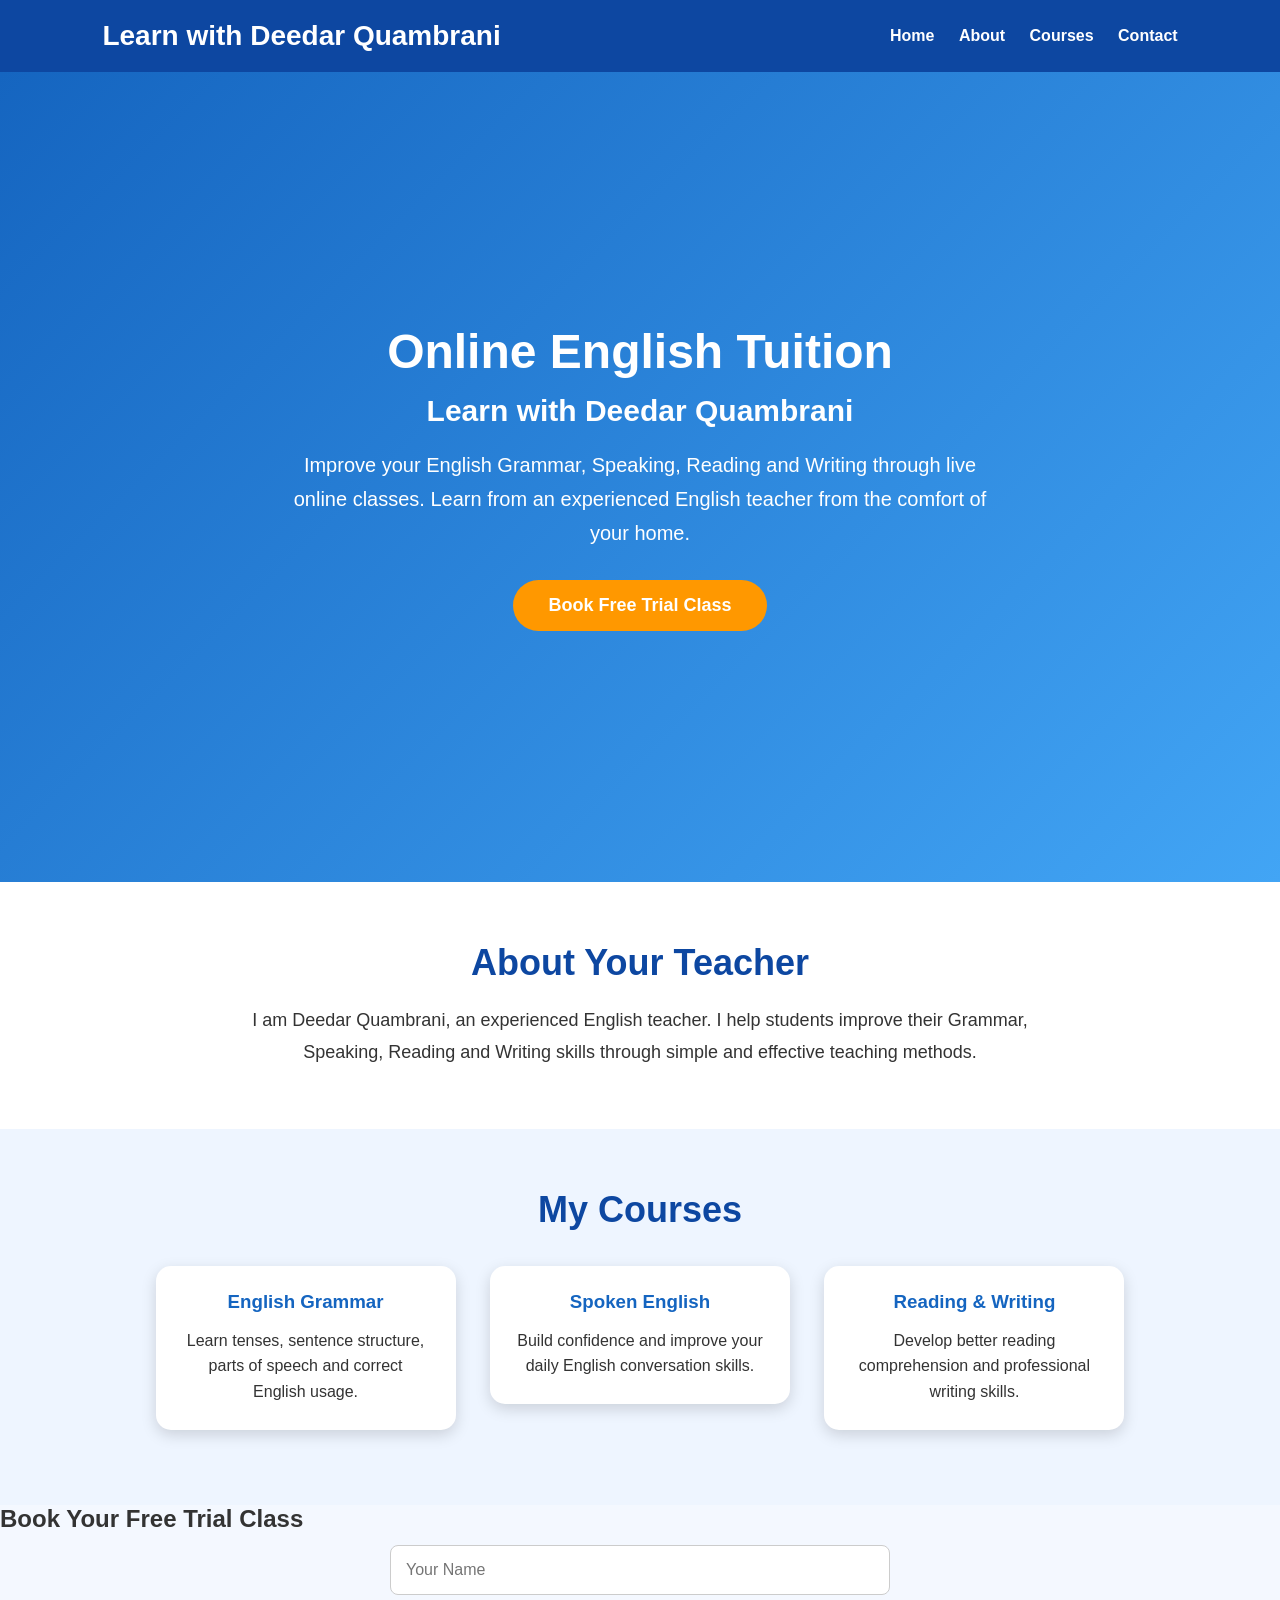
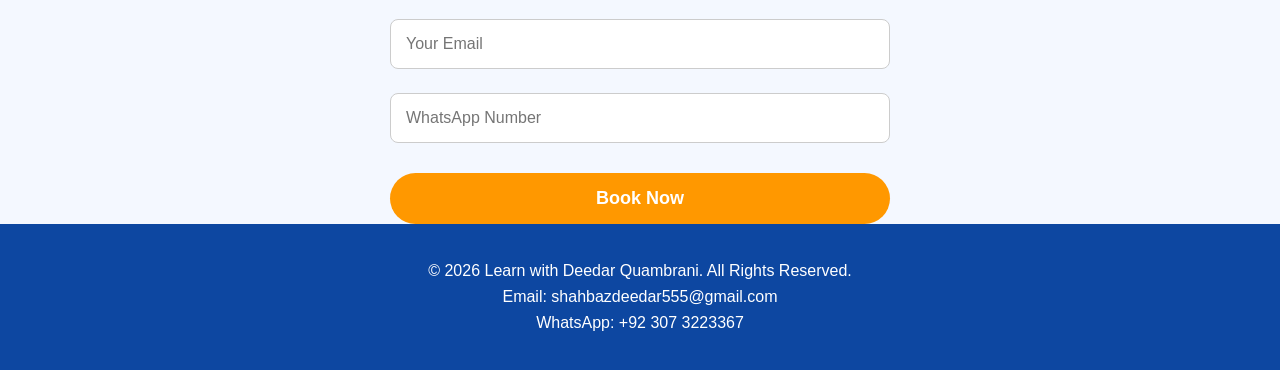
<file: Index.html>
<!DOCTYPE html>
<html lang="en">
<head>
    <meta charset="UTF-8">
    <meta name="viewport" content="width=device-width, initial-scale=1.0">
    <title>Learn with Deedar Quambrani | Online English Tuition</title>
    <link rel="stylesheet" href="style.css">
</head>
<body>

<header>
    <div class="logo">
        Learn with Deedar Quambrani
    </div>

    <nav>
    <a href="#home">Home</a>
    <a href="#about">About</a>
    <a href="#courses">Courses</a>
    <a href="#trial">Contact</a>
</nav>
</header>

<section id="home" class="hero">
    <div class="hero-content">

        <h1>Online English Tuition</h1>

        <h2>Learn with Deedar Quambrani</h2>

        <p>
            Improve your English Grammar, Speaking,
            Reading and Writing through live online classes.
            Learn from an experienced English teacher from the comfort of your home.
        </p>

        <a href="#trial" class="btn">Book Free Trial Class</a>

    </div>
</section>
<section id="about" class="about">
    <h2>About Your Teacher</h2>
    <p>
        I am Deedar Quambrani, an experienced English teacher.
        I help students improve their Grammar, Speaking, Reading and Writing skills
        through simple and effective teaching methods.
    </p>
</section>


<section id="courses" class="courses">
    <h2>My Courses</h2>

    <div class="course-card">
        <h3>English Grammar</h3>
        <p>Learn tenses, sentence structure, parts of speech and correct English usage.</p>
    </div>

    <div class="course-card">
        <h3>Spoken English</h3>
        <p>Build confidence and improve your daily English conversation skills.</p>
    </div>

    <div class="course-card">
        <h3>Reading & Writing</h3>
        <p>Develop better reading comprehension and professional writing skills.</p>
    </div>

</section>

<section id="trial" class="trial">
    <h2>Book Your Free Trial Class</h2>

    <form id="trialForm">
        
          
<input type="text" name="name" placeholder="Your Name" required>

<input type="email" name="email" placeholder="Your Email" required>

<input type="tel" name="phone" placeholder="WhatsApp Number" required>    <br><br>

        <button type="submit" class="btn">
            Book Now
        </button>
    </form>
</section>

<footer class="footer">
    <p>© 2026 Learn with Deedar Quambrani. All Rights Reserved.</p>
    <p>Email: shahbazdeedar555@gmail.com</p>
    <p>WhatsApp: +92 307 3223367</p>
</footer>
<script src="script.js"></script>
</body>
</html>
</file>
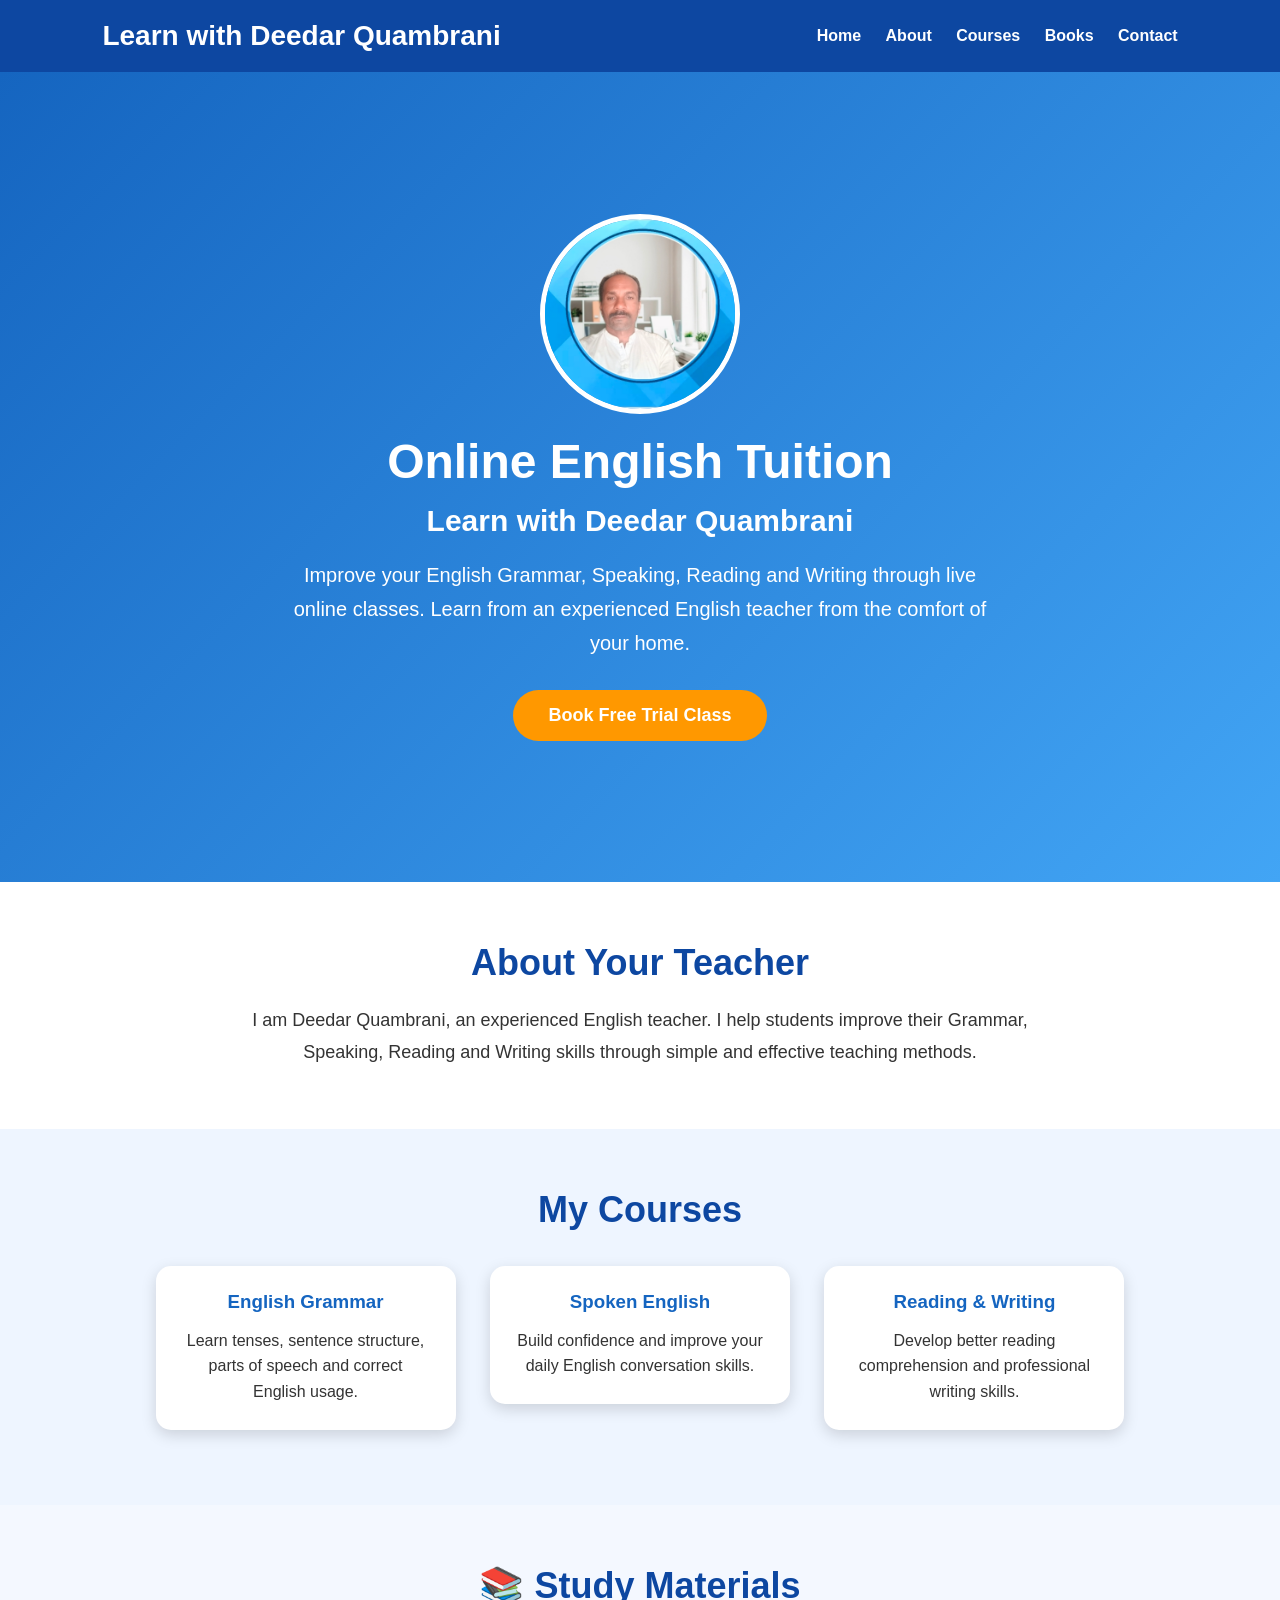
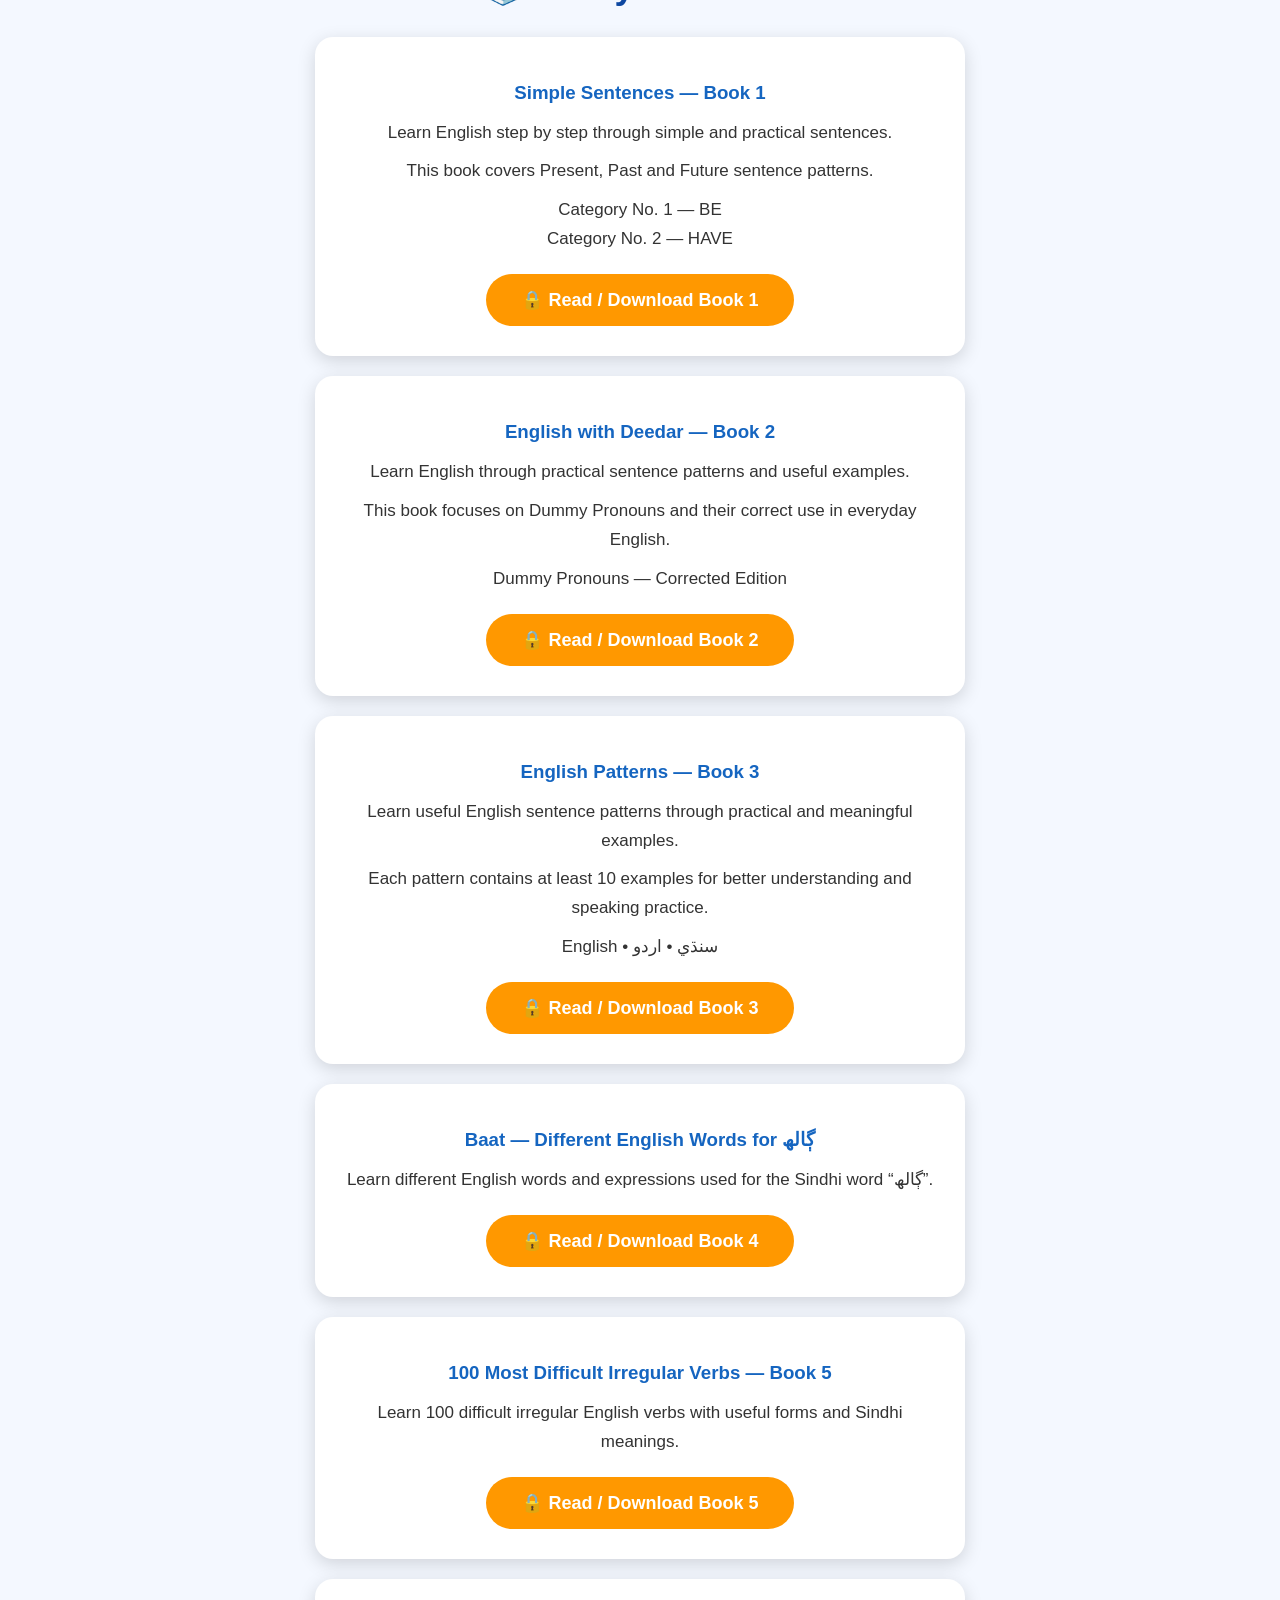
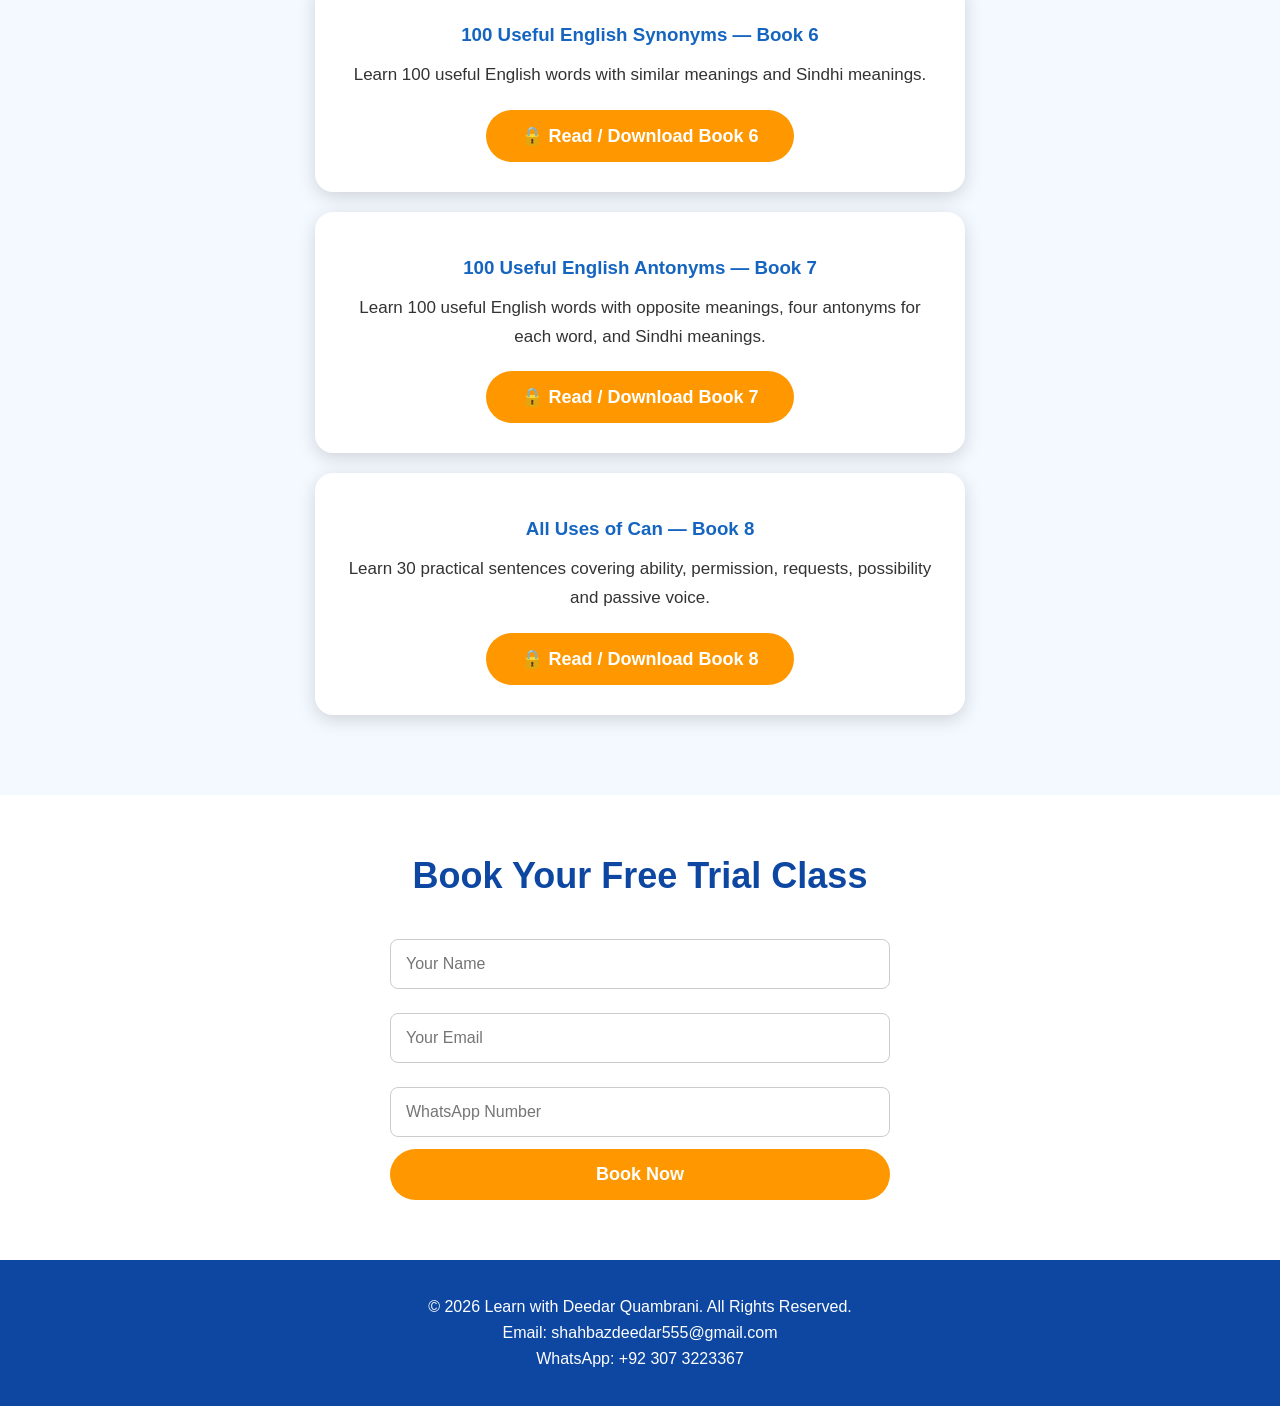
<file: index.html>
<!DOCTYPE html>
<html lang="en">

<head>
    <meta charset="UTF-8">
    <meta name="viewport" content="width=device-width, initial-scale=1.0">

    <title>Learn with Deedar Quambrani | Online English Tuition</title>

    <link rel="stylesheet" href="style.css">
</head>

<body>

<header>

    <div class="logo">
        Learn with Deedar Quambrani
    </div>

    <nav>
        <a href="#home">Home</a>
        <a href="#about">About</a>
        <a href="#courses">Courses</a>
        <a href="#books">Books</a>
        <a href="#trial">Contact</a>
    </nav>

</header>


<section id="home" class="hero">

    <div class="hero-content">

        <img src="images/IMG_20260711_200632.jpg" alt="Deedar Quambrani">

        <h1>Online English Tuition</h1>

        <h2>Learn with Deedar Quambrani</h2>

        <p>
            Improve your English Grammar, Speaking,
            Reading and Writing through live online classes.
            Learn from an experienced English teacher from the comfort of your home.
        </p>

        <a href="#trial" class="btn">
            Book Free Trial Class
        </a>

    </div>

</section>


<section id="about" class="about">

    <h2>About Your Teacher</h2>

    <p>
        I am Deedar Quambrani, an experienced English teacher.
        I help students improve their Grammar, Speaking, Reading and Writing skills
        through simple and effective teaching methods.
    </p>

</section>


<section id="courses" class="courses">

    <h2>My Courses</h2>

    <div class="course-card">

        <h3>English Grammar</h3>

        <p>
            Learn tenses, sentence structure, parts of speech
            and correct English usage.
        </p>

    </div>


    <div class="course-card">

        <h3>Spoken English</h3>

        <p>
            Build confidence and improve your daily English
            conversation skills.
        </p>

    </div>


    <div class="course-card">

        <h3>Reading & Writing</h3>

        <p>
            Develop better reading comprehension and
            professional writing skills.
        </p>

    </div>

</section>


<section id="books" class="books">

    <h2>📚 Study Materials</h2>


    <!-- BOOK 1 -->

    <div class="book-card">

        <h3>Simple Sentences — Book 1</h3>

        <p>
            Learn English step by step through simple
            and practical sentences.
        </p>

        <p>
            This book covers Present, Past and Future
            sentence patterns.
        </p>

        <p>
            Category No. 1 — BE<br>
            Category No. 2 — HAVE
        </p>

        <a href="payment.html?book=book1" class="btn">
            🔒 Read / Download Book 1
        </a>

    </div>


    <!-- BOOK 2 -->

    <div class="book-card">

        <h3>English with Deedar — Book 2</h3>

        <p>
            Learn English through practical sentence patterns
            and useful examples.
        </p>

        <p>
            This book focuses on Dummy Pronouns and their
            correct use in everyday English.
        </p>

        <p>
            Dummy Pronouns — Corrected Edition
        </p>

        <a href="payment.html?book=book2" class="btn">
            🔒 Read / Download Book 2
        </a>

    </div>


    <!-- BOOK 3 -->

    <div class="book-card">

        <h3>English Patterns — Book 3</h3>

        <p>
            Learn useful English sentence patterns through
            practical and meaningful examples.
        </p>

        <p>
            Each pattern contains at least 10 examples
            for better understanding and speaking practice.
        </p>

        <p>
            English • سنڌي • اردو
        </p>

        <a href="payment.html?book=book3" class="btn">
            🔒 Read / Download Book 3
        </a>

    </div>


    <!-- BOOK 4 -->

    <div class="book-card">

        <h3>Baat — Different English Words for ڳالھ</h3>

        <p>
            Learn different English words and expressions
            used for the Sindhi word “ڳالھ”.
        </p>

        <a href="payment.html?book=book4" class="btn">
            🔒 Read / Download Book 4
        </a>

    </div>


    <!-- BOOK 5 -->

    <div class="book-card">

        <h3>100 Most Difficult Irregular Verbs — Book 5</h3>

        <p>
            Learn 100 difficult irregular English verbs
            with useful forms and Sindhi meanings.
        </p>

        <a href="payment.html?book=book5" class="btn">
            🔒 Read / Download Book 5
        </a>

    </div>


    <!-- BOOK 6 -->

    <div class="book-card">

        <h3>100 Useful English Synonyms — Book 6</h3>

        <p>
            Learn 100 useful English words with similar
            meanings and Sindhi meanings.
        </p>

        <a href="payment.html?book=book6" class="btn">
            🔒 Read / Download Book 6
        </a>

    </div>


    <!-- BOOK 7 -->

    <div class="book-card">

        <h3>100 Useful English Antonyms — Book 7</h3>

        <p>
            Learn 100 useful English words with opposite
            meanings, four antonyms for each word, and Sindhi meanings.
        </p>

        <a href="payment.html?book=book7" class="btn">
            🔒 Read / Download Book 7
        </a>

    </div>


    <!-- BOOK 8 -->

    <div class="book-card">

        <h3>All Uses of Can — Book 8</h3>

        <p>
            Learn 30 practical sentences covering ability,
            permission, requests, possibility and passive voice.
        </p>

        <a href="payment.html?book=book8" class="btn">
            🔒 Read / Download Book 8
        </a>

    </div>

</section>


<section id="trial" class="contact">

    <h2>Book Your Free Trial Class</h2>

    <form id="trialForm">

        <input
            type="text"
            id="name"
            name="name"
            placeholder="Your Name"
            required
        >

        <input
            type="email"
            id="email"
            name="email"
            placeholder="Your Email"
            required
        >

        <input
            type="tel"
            id="whatsapp"
            name="phone"
            placeholder="WhatsApp Number"
            required
        >

        <button type="submit" class="btn">
            Book Now
        </button>

    </form>

</section>


<footer class="footer">

    <p>
        © 2026 Learn with Deedar Quambrani. All Rights Reserved.
    </p>

    <p>
        Email: shahbazdeedar555@gmail.com
    </p>

    <p>
        WhatsApp: +92 307 3223367
    </p>

</footer>


<script src="script.js"></script>

</body>
</html>
</file>
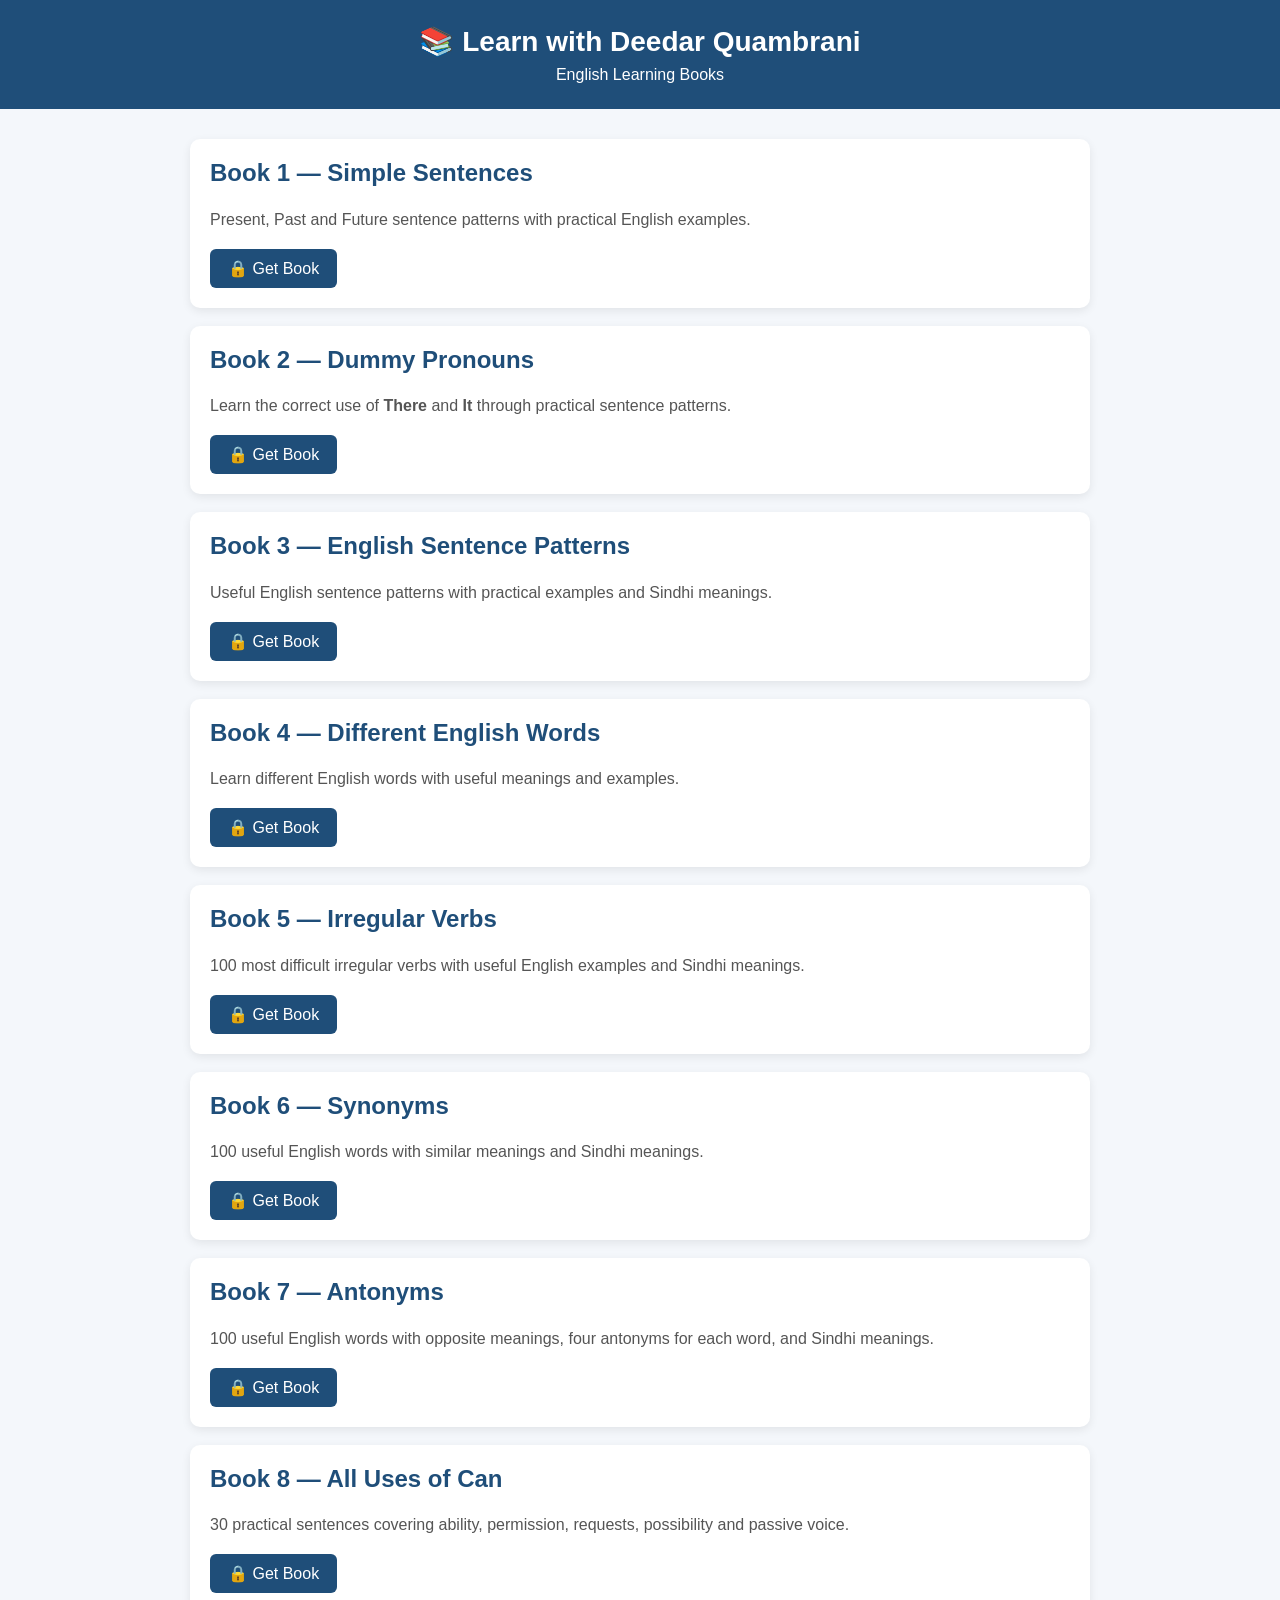
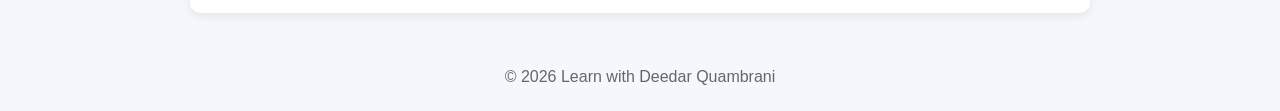
<file: books.html>
<!DOCTYPE html>
<html lang="en">

<head>

<meta charset="UTF-8">

<meta name="viewport"
      content="width=device-width, initial-scale=1.0">

<title>Books | Learn with Deedar Quambrani</title>

<style>

body {
    font-family: Arial, sans-serif;
    background: #f4f7fb;
    margin: 0;
    padding: 0;
}

header {
    background: #1f4e79;
    color: white;
    text-align: center;
    padding: 25px 15px;
}

header h1 {
    margin: 0;
    font-size: 28px;
}

header p {
    margin: 8px 0 0;
}

.container {
    max-width: 900px;
    margin: 30px auto;
    padding: 0 15px;
}

.book {
    background: white;
    border-radius: 10px;
    padding: 20px;
    margin-bottom: 18px;
    box-shadow: 0 3px 10px rgba(0,0,0,0.08);
}

.book h2 {
    margin-top: 0;
    color: #1f4e79;
}

.book p {
    color: #555;
    line-height: 1.6;
}

.book a {
    display: inline-block;
    background: #1f4e79;
    color: white;
    text-decoration: none;
    padding: 10px 18px;
    border-radius: 6px;
}

.book a:hover {
    background: #163a5c;
}

footer {
    text-align: center;
    padding: 25px;
    color: #666;
}

</style>

</head>


<body>


<header>

<h1>📚 Learn with Deedar Quambrani</h1>

<p>English Learning Books</p>

</header>


<div class="container">


<!-- BOOK 1 -->

<div class="book">

<h2>Book 1 — Simple Sentences</h2>

<p>
Present, Past and Future sentence patterns with
practical English examples.
</p>

<a href="payment.html?book=book1">
🔒 Get Book
</a>

</div>


<!-- BOOK 2 -->

<div class="book">

<h2>Book 2 — Dummy Pronouns</h2>

<p>
Learn the correct use of <b>There</b> and <b>It</b>
through practical sentence patterns.
</p>

<a href="payment.html?book=book2">
🔒 Get Book
</a>

</div>


<!-- BOOK 3 -->

<div class="book">

<h2>Book 3 — English Sentence Patterns</h2>

<p>
Useful English sentence patterns with practical examples
and Sindhi meanings.
</p>

<a href="payment.html?book=book3">
🔒 Get Book
</a>

</div>


<!-- BOOK 4 -->

<div class="book">

<h2>Book 4 — Different English Words</h2>

<p>
Learn different English words with useful meanings
and examples.
</p>

<a href="payment.html?book=book4">
🔒 Get Book
</a>

</div>


<!-- BOOK 5 -->

<div class="book">

<h2>Book 5 — Irregular Verbs</h2>

<p>
100 most difficult irregular verbs with useful
English examples and Sindhi meanings.
</p>

<a href="payment.html?book=book5">
🔒 Get Book
</a>

</div>


<!-- BOOK 6 -->

<div class="book">

<h2>Book 6 — Synonyms</h2>

<p>
100 useful English words with similar meanings
and Sindhi meanings.
</p>

<a href="payment.html?book=book6">
🔒 Get Book
</a>

</div>


<!-- BOOK 7 -->

<div class="book">

<h2>Book 7 — Antonyms</h2>

<p>
100 useful English words with opposite meanings,
four antonyms for each word, and Sindhi meanings.
</p>

<a href="payment.html?book=book7">
🔒 Get Book
</a>

</div>


<!-- BOOK 8 -->

<div class="book">

<h2>Book 8 — All Uses of Can</h2>

<p>
30 practical sentences covering ability, permission,
requests, possibility and passive voice.
</p>

<a href="payment.html?book=book8">
🔒 Get Book
</a>

</div>


<!--
=====================================================
FUTURE BOOKS
=====================================================

When we create Book 9, copy this block:

<div class="book">

<h2>Book 9 — Title</h2>

<p>
Description of Book 9.
</p>

<a href="payment.html?book=book9">
🔒 Get Book
</a>

</div>

=====================================================
-->


</div>


<footer>

© 2026 Learn with Deedar Quambrani

</footer>


</body>

</html>
</file>
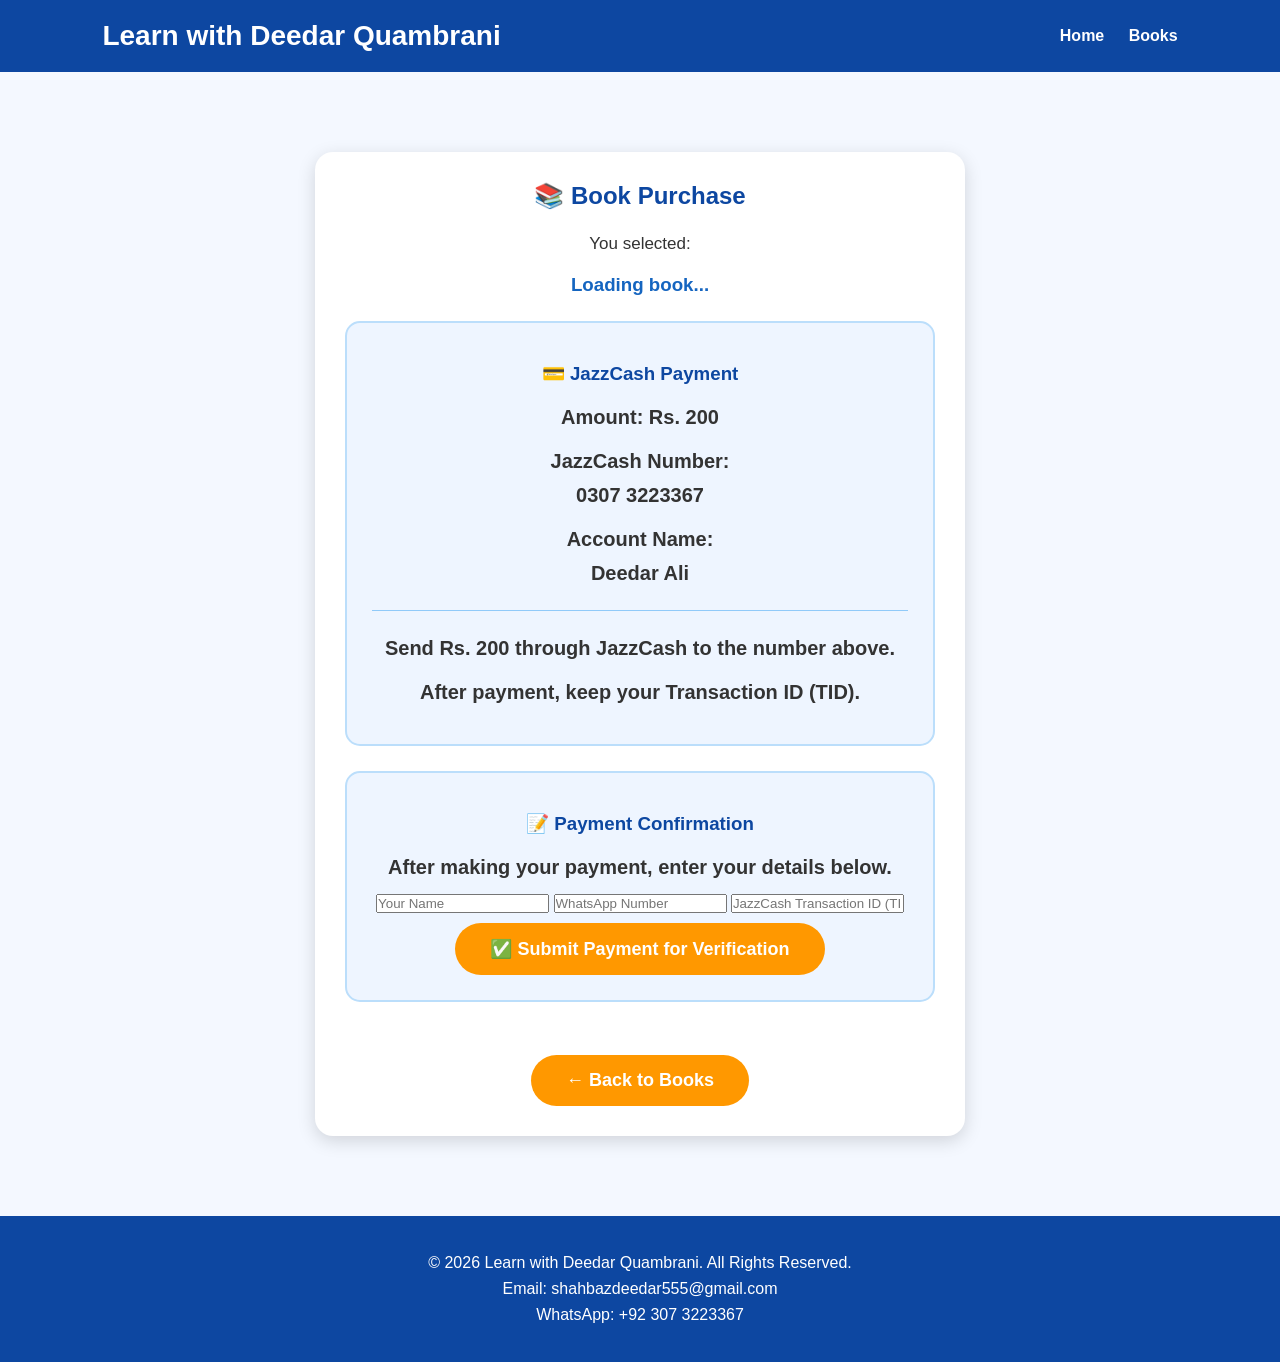
<file: payment.html>
<!DOCTYPE html>
<html lang="en">

<head>

    <meta charset="UTF-8">

    <meta name="viewport"
          content="width=device-width, initial-scale=1.0">

    <title>Book Payment | Learn with Deedar Quambrani</title>

    <link rel="stylesheet" href="style.css">

</head>

<body>

<header>

    <div class="logo">
        Learn with Deedar Quambrani
    </div>

    <nav>

        <a href="index.html">
            Home
        </a>

        <a href="index.html#books">
            Books
        </a>

    </nav>

</header>


<section class="books">

    <div class="book-card">

        <h2>📚 Book Purchase</h2>

        <p>
            You selected:
        </p>

        <h3 id="bookName">
            Loading book...
        </h3>


        <div class="payment-box">

            <h3>💳 JazzCash Payment</h3>

            <p>
                <strong>Amount:</strong>
                Rs. 200
            </p>

            <p>
                <strong>JazzCash Number:</strong><br>
                0307 3223367
            </p>

            <p>
                <strong>Account Name:</strong><br>
                Deedar Ali
            </p>

            <hr>

            <p>
                Send <strong>Rs. 200</strong> through
                JazzCash to the number above.
            </p>

            <p>
                After payment, keep your
                <strong>Transaction ID (TID)</strong>.
            </p>

        </div>


        <div class="payment-box">

            <h3>📝 Payment Confirmation</h3>

            <p>
                After making your payment,
                enter your details below.
            </p>


            <form id="paymentForm">

                <input
                    type="text"
                    id="studentName"
                    placeholder="Your Name"
                    required
                >


                <input
                    type="tel"
                    id="studentWhatsapp"
                    placeholder="WhatsApp Number"
                    required
                >


                <input
                    type="text"
                    id="transactionId"
                    placeholder="JazzCash Transaction ID (TID)"
                    required
                >


                <button
                    type="submit"
                    class="btn"
                    id="submitPayment">

                    ✅ Submit Payment for Verification

                </button>

            </form>

        </div>


        <p
            id="statusMessage"
            style="font-weight:bold; margin-top:20px;">
        </p>


        <br>


        <a
            href="index.html#books"
            class="btn">

            ← Back to Books

        </a>

    </div>

</section>


<footer class="footer">

    <p>
        © 2026 Learn with Deedar Quambrani.
        All Rights Reserved.
    </p>

    <p>
        Email: shahbazdeedar555@gmail.com
    </p>

    <p>
        WhatsApp: +92 307 3223367
    </p>

</footer>


<script type="module" src="payment.js"></script>

</body>

</html>
</file>
<file: style.css>
*{
    margin:0;
    padding:0;
    box-sizing:border-box;
    font-family:Arial, sans-serif;
}

body{
    background:#f4f8ff;
    color:#333;
}

header{
    display:flex;
    justify-content:space-between;
    align-items:center;
    padding:20px 8%;
    background:#0d47a1;
    color:white;
}

.logo{
    font-size:28px;
    font-weight:bold;
}

nav a{
    color:white;
    text-decoration:none;
    margin-left:20px;
    font-weight:bold;
    transition:0.3s;
}

nav a:hover{
    color:#ffd54f;
}

.hero{
    height:90vh;
    display:flex;
    justify-content:center;
    align-items:center;
    text-align:center;
    background:linear-gradient(135deg,#1565c0,#42a5f5);
    color:white;
    padding:20px;
}

.hero-content{
    max-width:700px;
    display:block;
    opacity:1;
    visibility:visible;
    position:relative;
    z-index:2;
}

.hero h1{
    font-size:48px;
    margin-bottom:15px;
}

.hero h2{
    font-size:30px;
    margin-bottom:20px;
}

.hero p{
    font-size:20px;
    line-height:1.7;
    margin-bottom:30px;
}

.btn{
    display:inline-block;
    padding:15px 35px;
    background:#ff9800;
    color:white;
    text-decoration:none;
    border-radius:50px;
    font-size:18px;
    font-weight:bold;
    transition:0.3s;
}

.btn:hover{
    background:#f57c00;
    transform:scale(1.05);
}

@media(max-width:768px){

header{
    flex-direction:column;
}

nav{
    margin-top:15px;
}

nav a{
    display:block;
    margin:10px 0;
}

.hero h1{
    font-size:34px;
}

.hero h2{
    font-size:24px;
}

.hero p{
    font-size:18px;
}
}

.about,
.courses{
    padding:60px 8%;
    text-align:center;
}

.about{
    background:#ffffff;
}

.courses{
    background:#eef5ff;
}

.about h2,
.courses h2{
    font-size:36px;
    color:#0d47a1;
    margin-bottom:20px;
}

.about p{
    max-width:800px;
    margin:auto;
    font-size:18px;
    line-height:1.8;
}

.course-card{
    display:inline-block;
    width:300px;
    margin:15px;
    padding:25px;
    background:white;
    border-radius:15px;
    box-shadow:0 5px 15px rgba(0,0,0,0.15);
    vertical-align:top;
}

.course-card h3{
    color:#1565c0;
    margin-bottom:15px;
}

.course-card p{
    line-height:1.6;
}

.contact{
    padding:60px 8%;
    background:#ffffff;
    text-align:center;
}

.contact h2{
    font-size:36px;
    color:#0d47a1;
    margin-bottom:30px;
}

#trialForm{
    max-width:500px;
    margin:0 auto;
}

#trialForm input{
    width:100%;
    padding:15px;
    margin:12px 0;
    border:1px solid #ccc;
    border-radius:8px;
    font-size:16px;
}

#trialForm button{
    width:100%;
    border:none;
    cursor:pointer;
}


.hero img{
    width:200px;
    height:200px;
    border-radius:50%;
    object-fit:cover;
    display:block;
    margin:0 auto 20px;
    border:5px solid white;
}

/* =========================
   BOOK PAYMENT PAGE
========================= */

.books{
    padding:60px 8%;
    background:#f4f8ff;
    text-align:center;
    min-height:70vh;
}

.books > h2{
    font-size:36px;
    color:#0d47a1;
    margin-bottom:30px;
}

.book-card{
    max-width:650px;
    margin:20px auto;
    padding:30px;
    background:white;
    border-radius:18px;
    box-shadow:0 5px 18px rgba(0,0,0,0.15);
}

.book-card h2{
    color:#0d47a1;
    margin-bottom:20px;
}

.book-card h3{
    color:#1565c0;
    margin:15px 0;
}

.book-card p{
    font-size:17px;
    line-height:1.7;
    margin:10px 0;
}

.payment-box{
    margin:25px 0;
    padding:25px;
    background:#eef5ff;
    border-radius:15px;
    border:2px solid #bbdefb;
}

.payment-box h3{
    color:#0d47a1;
}

.payment-box p{
    font-size:20px;
    font-weight:bold;
}

.payment-box hr{
    border:0;
    border-top:1px solid #90caf9;
    margin:20px 0;
}

.book-card .btn{
    border:none;
    cursor:pointer;
    margin-top:10px;
}

.footer{
    padding:30px 8%;
    background:#0d47a1;
    color:white;
    text-align:center;
}

.footer p{
    margin:8px 0;
}
</file>
